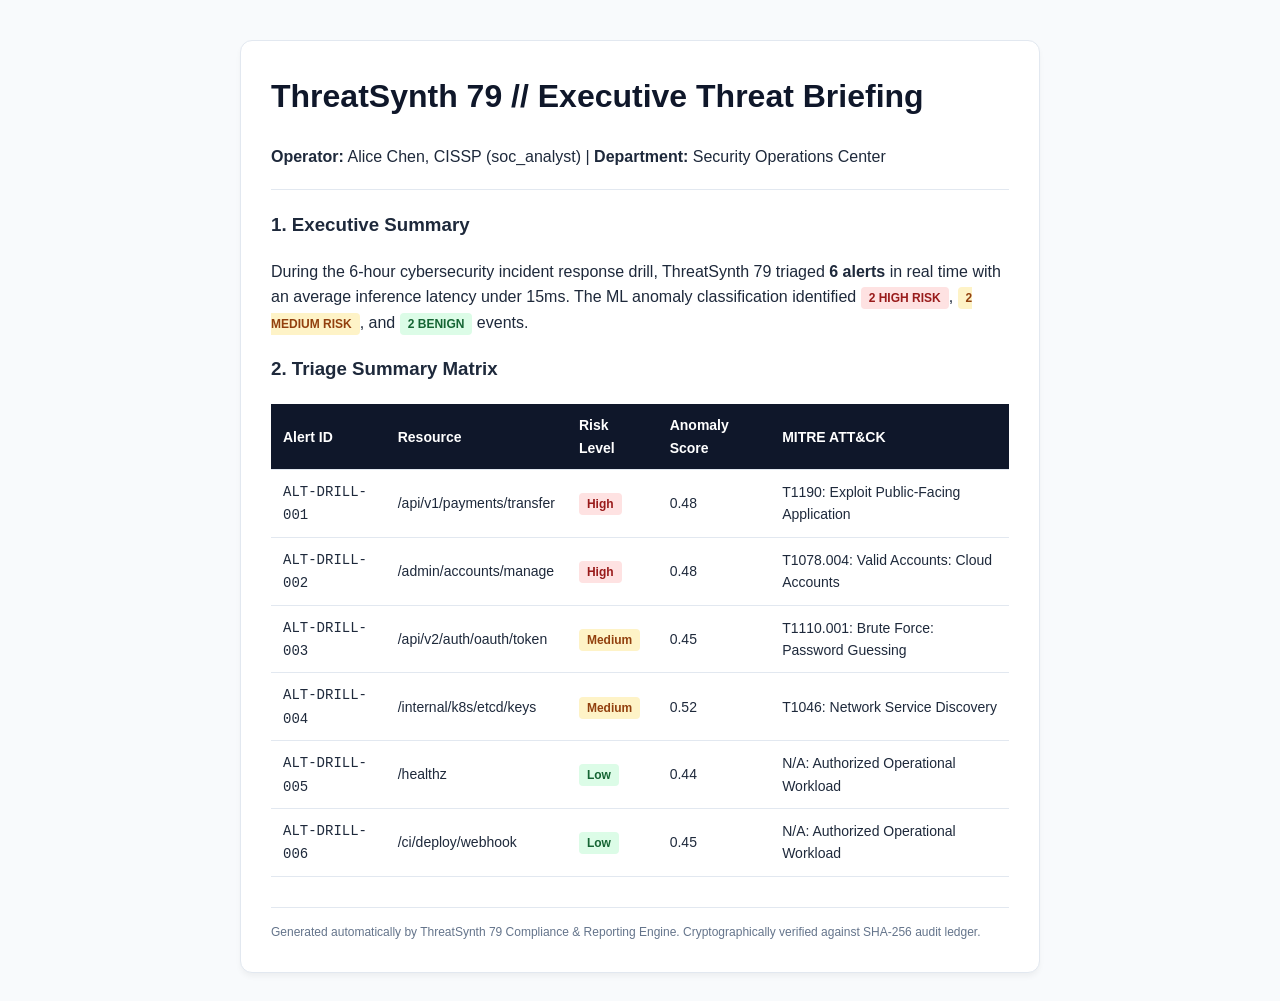
<file: threatsynth/reports/generated/sample_executive_briefing.html>
<!DOCTYPE html>
<html lang="en">
<head>
  <meta charset="UTF-8">
  <title>ThreatSynth 79 — Executive Incident Briefing</title>
  <style>
    body { font-family: -apple-system, BlinkMacSystemFont, 'Segoe UI', Roboto, sans-serif; line-height: 1.6; color: #1e293b; max-width: 800px; margin: 40px auto; padding: 0 20px; background: #f8fafc; }
    .card { background: white; border-radius: 12px; padding: 30px; border: 1px solid #e2e8f0; box-shadow: 0 4px 6px -1px rgba(0,0,0,0.05); }
    h1 { color: #0f172a; margin-top: 0; }
    .badge-high { background: #fee2e2; color: #991b1b; padding: 4px 8px; border-radius: 4px; font-weight: bold; font-size: 12px; }
    .badge-med { background: #fef3c7; color: #92400e; padding: 4px 8px; border-radius: 4px; font-weight: bold; font-size: 12px; }
    .badge-low { background: #dcfce7; color: #166534; padding: 4px 8px; border-radius: 4px; font-weight: bold; font-size: 12px; }
    table { width: 100%; border-collapse: collapse; margin-top: 20px; }
    th, td { padding: 10px 12px; text-align: left; border-bottom: 1px solid #e2e8f0; font-size: 14px; }
    th { background: #0f172a; color: white; }
    .footer { margin-top: 30px; font-size: 12px; color: #64748b; border-top: 1px solid #e2e8f0; padding-top: 15px; }
  </style>
</head>
<body>
  <div class="card">
    <h1>ThreatSynth 79 // Executive Threat Briefing</h1>
    <p><b>Operator:</b> Alice Chen, CISSP (soc_analyst) | <b>Department:</b> Security Operations Center</p>
    <hr style="border: 0; border-top: 1px solid #e2e8f0; margin: 20px 0;">
    
    <h3>1. Executive Summary</h3>
    <p>During the 6-hour cybersecurity incident response drill, ThreatSynth 79 triaged <b>6 alerts</b> in real time with an average inference latency under 15ms. The ML anomaly classification identified <span class="badge-high">2 HIGH RISK</span>, <span class="badge-med">2 MEDIUM RISK</span>, and <span class="badge-low">2 BENIGN</span> events.</p>
    
    <h3>2. Triage Summary Matrix</h3>
    <table>
      <thead>
        <tr>
          <th>Alert ID</th>
          <th>Resource</th>
          <th>Risk Level</th>
          <th>Anomaly Score</th>
          <th>MITRE ATT&CK</th>
        </tr>
      </thead>
      <tbody>
        <tr>
          <td><code>ALT-DRILL-001</code></td>
          <td>/api/v1/payments/transfer</td>
          <td><span class="badge-high">High</span></td>
          <td>0.48</td>
          <td>T1190: Exploit Public-Facing Application</td>
        </tr>
        <tr>
          <td><code>ALT-DRILL-002</code></td>
          <td>/admin/accounts/manage</td>
          <td><span class="badge-high">High</span></td>
          <td>0.48</td>
          <td>T1078.004: Valid Accounts: Cloud Accounts</td>
        </tr>
        <tr>
          <td><code>ALT-DRILL-003</code></td>
          <td>/api/v2/auth/oauth/token</td>
          <td><span class="badge-med">Medium</span></td>
          <td>0.45</td>
          <td>T1110.001: Brute Force: Password Guessing</td>
        </tr>
        <tr>
          <td><code>ALT-DRILL-004</code></td>
          <td>/internal/k8s/etcd/keys</td>
          <td><span class="badge-med">Medium</span></td>
          <td>0.52</td>
          <td>T1046: Network Service Discovery</td>
        </tr>
        <tr>
          <td><code>ALT-DRILL-005</code></td>
          <td>/healthz</td>
          <td><span class="badge-low">Low</span></td>
          <td>0.44</td>
          <td>N/A: Authorized Operational Workload</td>
        </tr>
        <tr>
          <td><code>ALT-DRILL-006</code></td>
          <td>/ci/deploy/webhook</td>
          <td><span class="badge-low">Low</span></td>
          <td>0.45</td>
          <td>N/A: Authorized Operational Workload</td>
        </tr>
      </tbody>
    </table>
    
    <div class="footer">
      Generated automatically by ThreatSynth 79 Compliance & Reporting Engine. Cryptographically verified against SHA-256 audit ledger.
    </div>
  </div>
</body>
</html>
</file>
